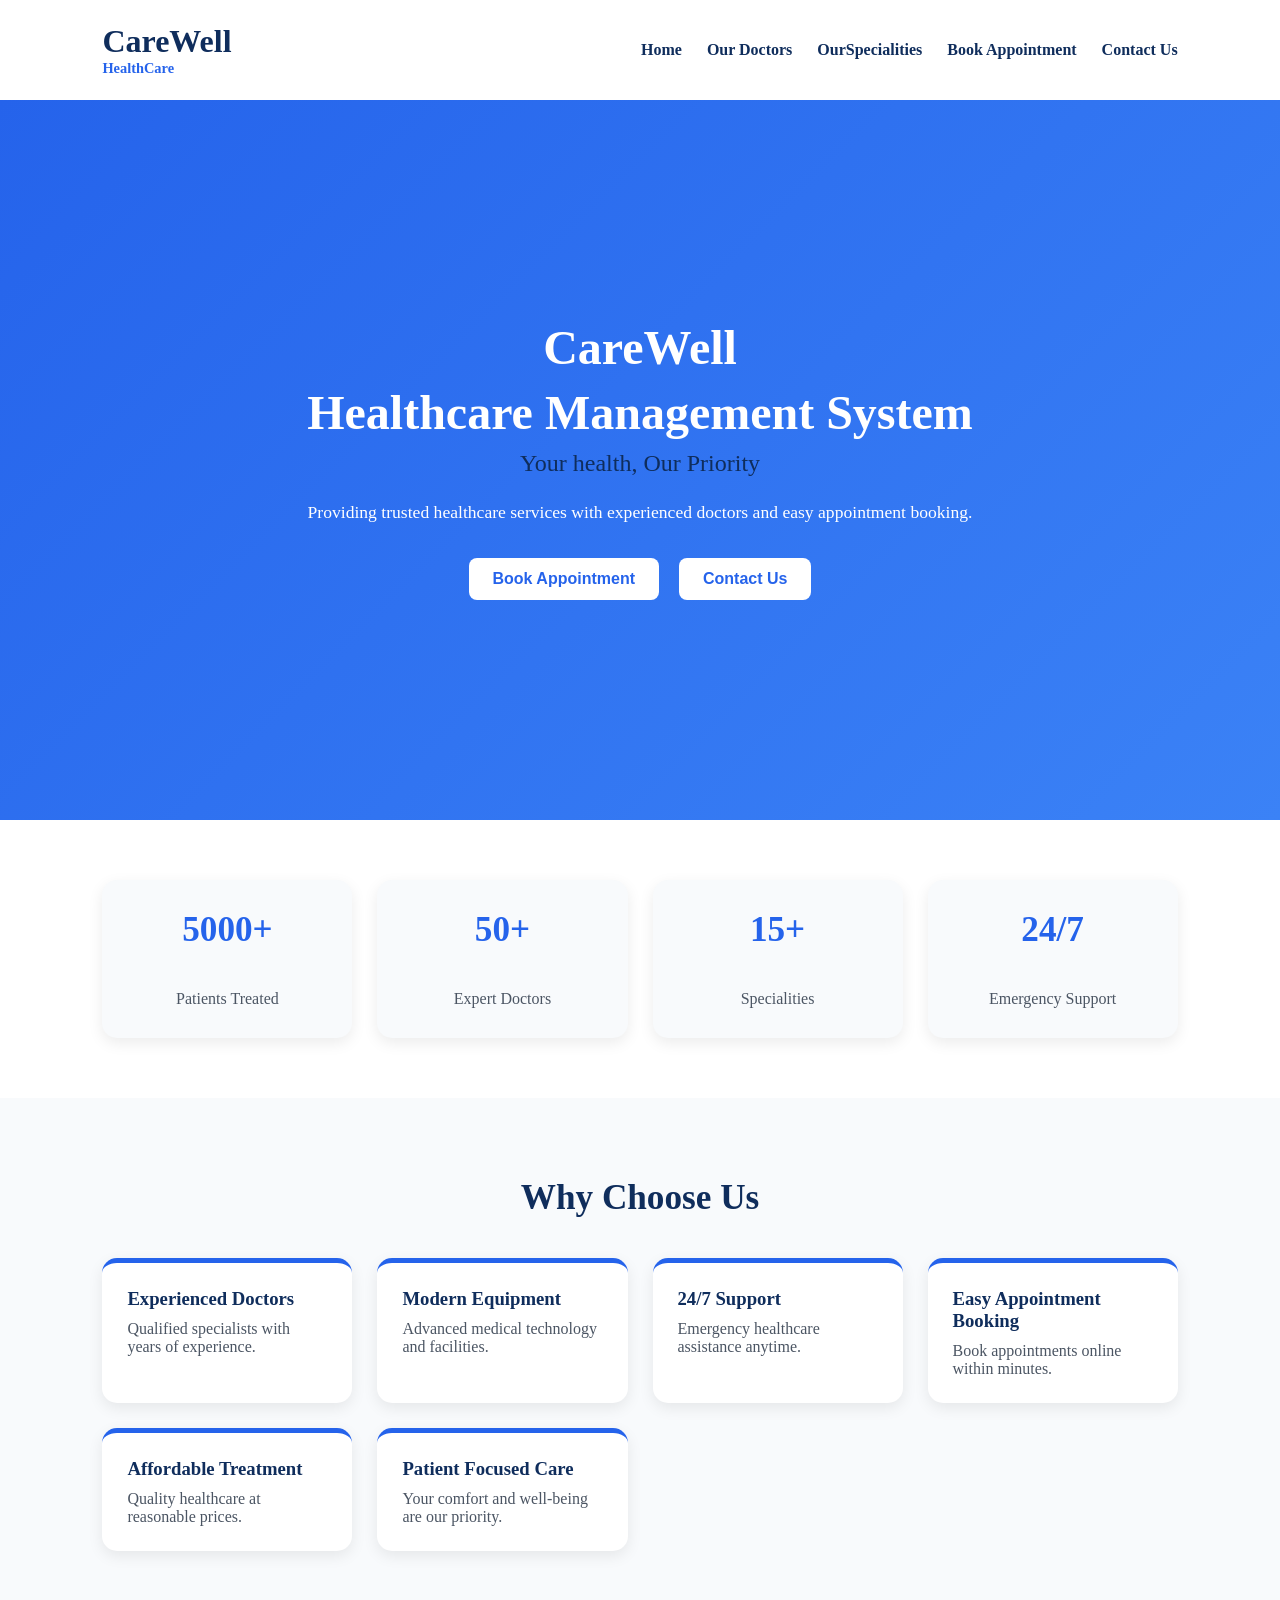
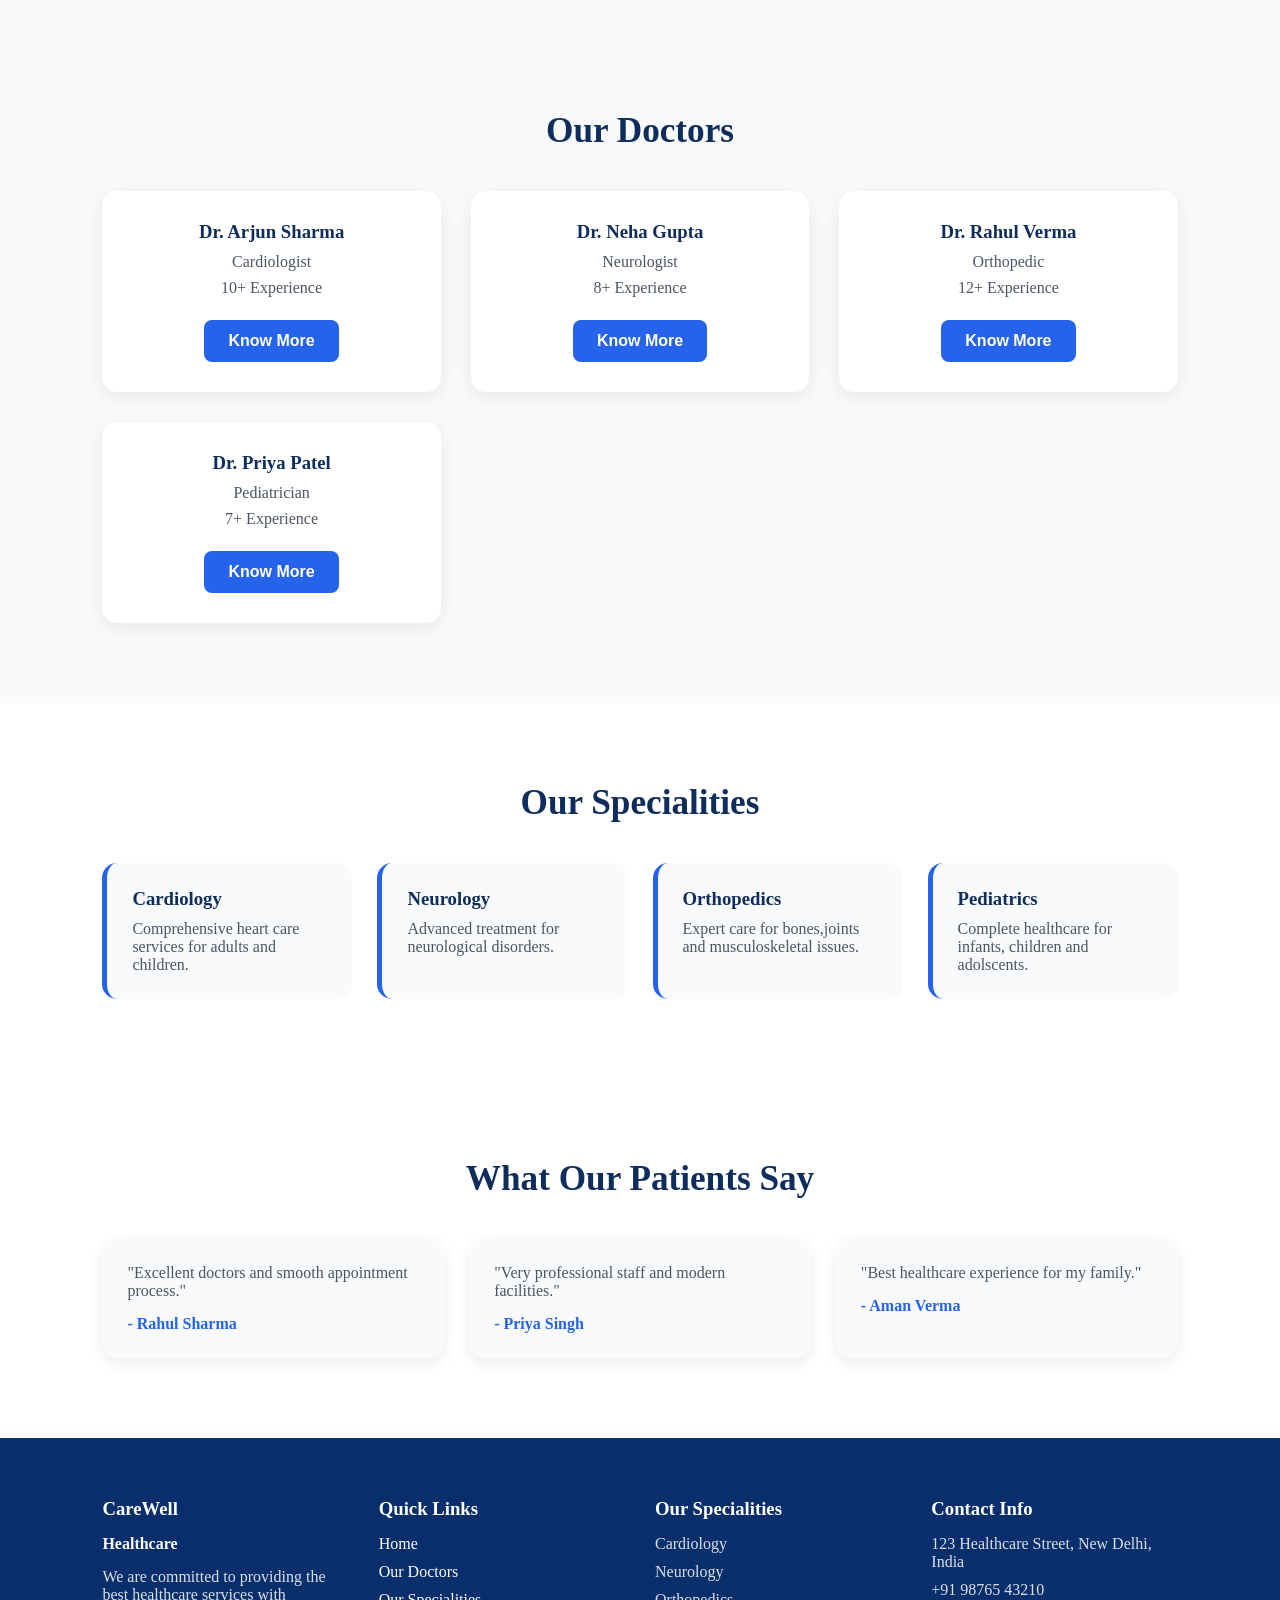
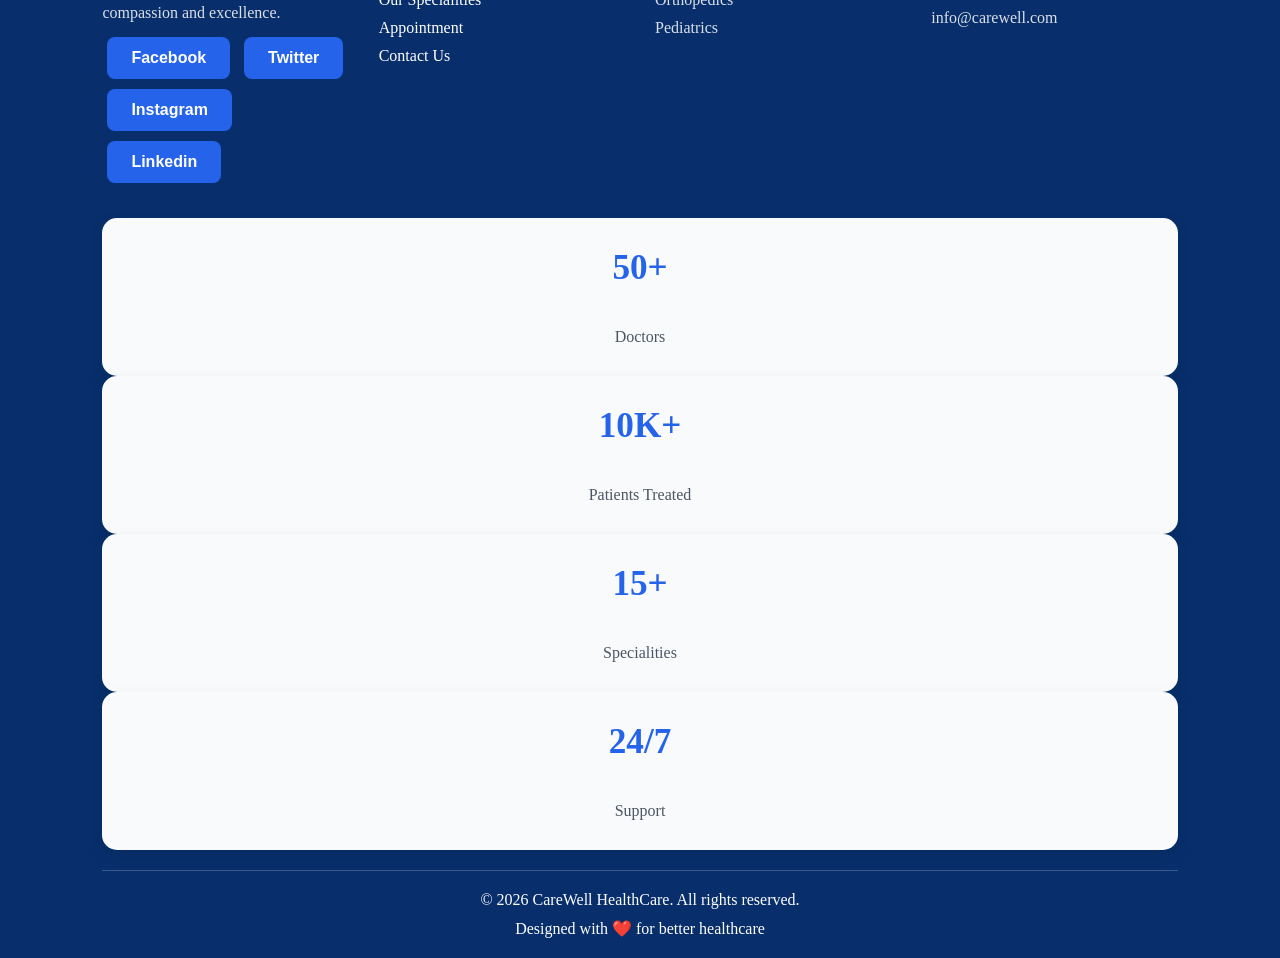
<file: healthcare-management-system/index.html>
<!DOCTYPE html>
<html lang="en">
<head>
  <meta charset="UTF-8">
  <meta name="viewport" content="width=device-width, initial-scale=1.0">
  <title>Healthcare Management System</title>
  <link rel="stylesheet" href="style.css">
</head>
<body>
  <nav class="navbar">
    <div class="logo">
    <h2>CareWell</h2>
    <span>HealthCare</span>
    </div>
    <ul>
      <li><a href="#logo">Home</a></li>
      <li><a href="#ourdoctors">Our Doctors</a></li>
      <li><a href="#ourspecialities">OurSpecialities</a></li>
      <li><a href="appointment.html">Book Appointment</a></li>
      <li><a href="contact.html">Contact Us</a></li>
    </ul>
  </nav>
  <header>
  <section id="logo">
    <div class="logo-content">
    <h1>CareWell </h1>
    <h1>Healthcare Management System</h1>
    <h2>Your health, Our Priority</h2>
    <p>
            Providing trusted healthcare services with experienced
            doctors and easy appointment booking.
        </p>
    <div class="hero-buttons">
    <button><a href="appointment.html"> Book Appointment</a> </button>
   <a href="contact.html"> <button> Contact Us</button></a>
   </div>
   </div>
    </section>

    </header>
    <section id="stats">
    <div class="stats-container">

        <div class="stat-card">
            <h2>5000+</h2>
            <p>Patients Treated</p>
        </div>

        <div class="stat-card">
            <h2>50+</h2>
            <p>Expert Doctors</p>
        </div>

        <div class="stat-card">
            <h2>15+</h2>
            <p>Specialities</p>
        </div>

        <div class="stat-card">
            <h2>24/7</h2>
            <p>Emergency Support</p>
        </div>

    </div>
</section>
<section id="why-us">

    <h2>Why Choose Us</h2>

    <div class="why-container">

        <div class="why-card">
            <h3>Experienced Doctors</h3>
            <p>Qualified specialists with years of experience.</p>
        </div>

        <div class="why-card">
            <h3>Modern Equipment</h3>
            <p>Advanced medical technology and facilities.</p>
        </div>

        <div class="why-card">
            <h3>24/7 Support</h3>
            <p>Emergency healthcare assistance anytime.</p>
        </div>

        <div class="why-card">
            <h3>Easy Appointment Booking</h3>
            <p>Book appointments online within minutes.</p>
        </div>

        <div class="why-card">
            <h3>Affordable Treatment</h3>
            <p>Quality healthcare at reasonable prices.</p>
        </div>

        <div class="why-card">
            <h3>Patient Focused Care</h3>
            <p>Your comfort and well-being are our priority.</p>
        </div>

    </div>

</section>
  <section id="ourdoctors">
 <h2>Our Doctors</h2>
    <div class="doctor-containers">
      <div class="doctor-card">
        <h3>Dr. Arjun Sharma</h3>
        <p>Cardiologist</p>
        <p>10+ Experience</p>
        <button onclick="showDoctorInfo('Arjun')">Know More</button>
      </div>
     
      <div class="doctor-card">
        <h3>Dr. Neha Gupta</h3>
        <p>Neurologist</p>
        <p>8+ Experience</p>
       <button onclick="showDoctorInfo('Arjun')">Know More</button>
      </div>

      
      <div class="doctor-card">
        <h3>Dr. Rahul Verma</h3>
        <p>Orthopedic</p>
        <p>12+ Experience</p>
        <button onclick="showDoctorInfo('Arjun')">Know More</button>
      </div>

     
      <div class="doctor-card">
        <h3>Dr. Priya Patel</h3>
        <p>Pediatrician</p>
        <p>7+ Experience</p>
        <button onclick="showDoctorInfo('Arjun')">Know More</button>
      </div>
    </div>
    </section>  
  <section id="ourspecialities">
    <h2>Our Specialities</h2>
    <div class="specialities-container">
      <div class="specialities-card">
        <h3>Cardiology</h3>
        <p>Comprehensive heart care services for adults and children.</p>
      </div>
      <div class="specialities-card">
        <h3>Neurology</h3>
        <p>Advanced treatment for neurological disorders.</p>
      </div>
      <div class="specialities-card">
        <h3>Orthopedics</h3>
        <p>Expert care for bones,joints and musculoskeletal issues.</p>
      </div>
      <div class="specialities-card">
        <h3>Pediatrics</h3>
        <p>Complete healthcare for infants, children and adolscents.</p>
      </div>
    </div>
  </section>
  <section id="testimonials">

    <h2>What Our Patients Say</h2>

    <div class="testimonial-container">

        <div class="testimonial-card">
            <p>
                "Excellent doctors and smooth appointment process."
            </p>
            <h4>- Rahul Sharma</h4>
        </div>

        <div class="testimonial-card">
            <p>
                "Very professional staff and modern facilities."
            </p>
            <h4>- Priya Singh</h4>
        </div>

        <div class="testimonial-card">
            <p>
                "Best healthcare experience for my family."
            </p>
            <h4>- Aman Verma</h4>
        </div>

    </div>

</section>
  <footer>
    <div class="footer-container">
      <div class="footer-card">
        <h3>CareWell</h3>
        <h4>Healthcare</h4>
        <p>We are committed to providing the best healthcare services with compassion and excellence.</p>
        <button><a href="facebook.com">Facebook</a></button>
        <button><a href="twitter.com">Twitter</a></button>
        <button><a href="instagram.com">Instagram</a></button>
        <button><a href="linkedin.com">Linkedin</a></button>
          
      </div>

      <div class="footer-card">
        <h3>Quick Links</h3>
        <p><a href="#hero">Home</a></p>
        <p><a href="#ourdoctors">Our Doctors</a></p>
        <p><a href="#ourspecialities">Our Specialities</a></p>
        <p><a href="appointment.html">Appointment</a></p>
        <p><a href="contact.html">Contact Us</a></p>
      </div>
      <div class="footer-card">
        <h3>Our Specialities</h3>
        <p>Cardiology</p>
        <p>Neurology</p>
        <p>Orthopedics</p>
        <p>Pediatrics</p>
      </div>
      <div class="footer-card">
        <h3>Contact Info</h3>
        <p>123 Healthcare Street, New Delhi, India</p>
        <p>+91 98765 43210</p>
        <p>info@carewell.com</p>
      </div>
     

    </div>
     <section class="stats">
    <div class="stat-card">
        <h2>50+</h2>
        <p>Doctors</p>
    </div>

    <div class="stat-card">
        <h2>10K+</h2>
        <p>Patients Treated</p>
    </div>

    <div class="stat-card">
        <h2>15+</h2>
        <p>Specialities</p>
    </div>

    <div class="stat-card">
        <h2>24/7</h2>
        <p>Support</p>
    </div>
</section>
<hr>
<p>© 2026 CareWell HealthCare. All rights reserved.</p>
    
    <p>Designed with ❤️ for better healthcare</p>
  </footer>
  <script src="script.js"></script> 
</body>

</html>
</file>
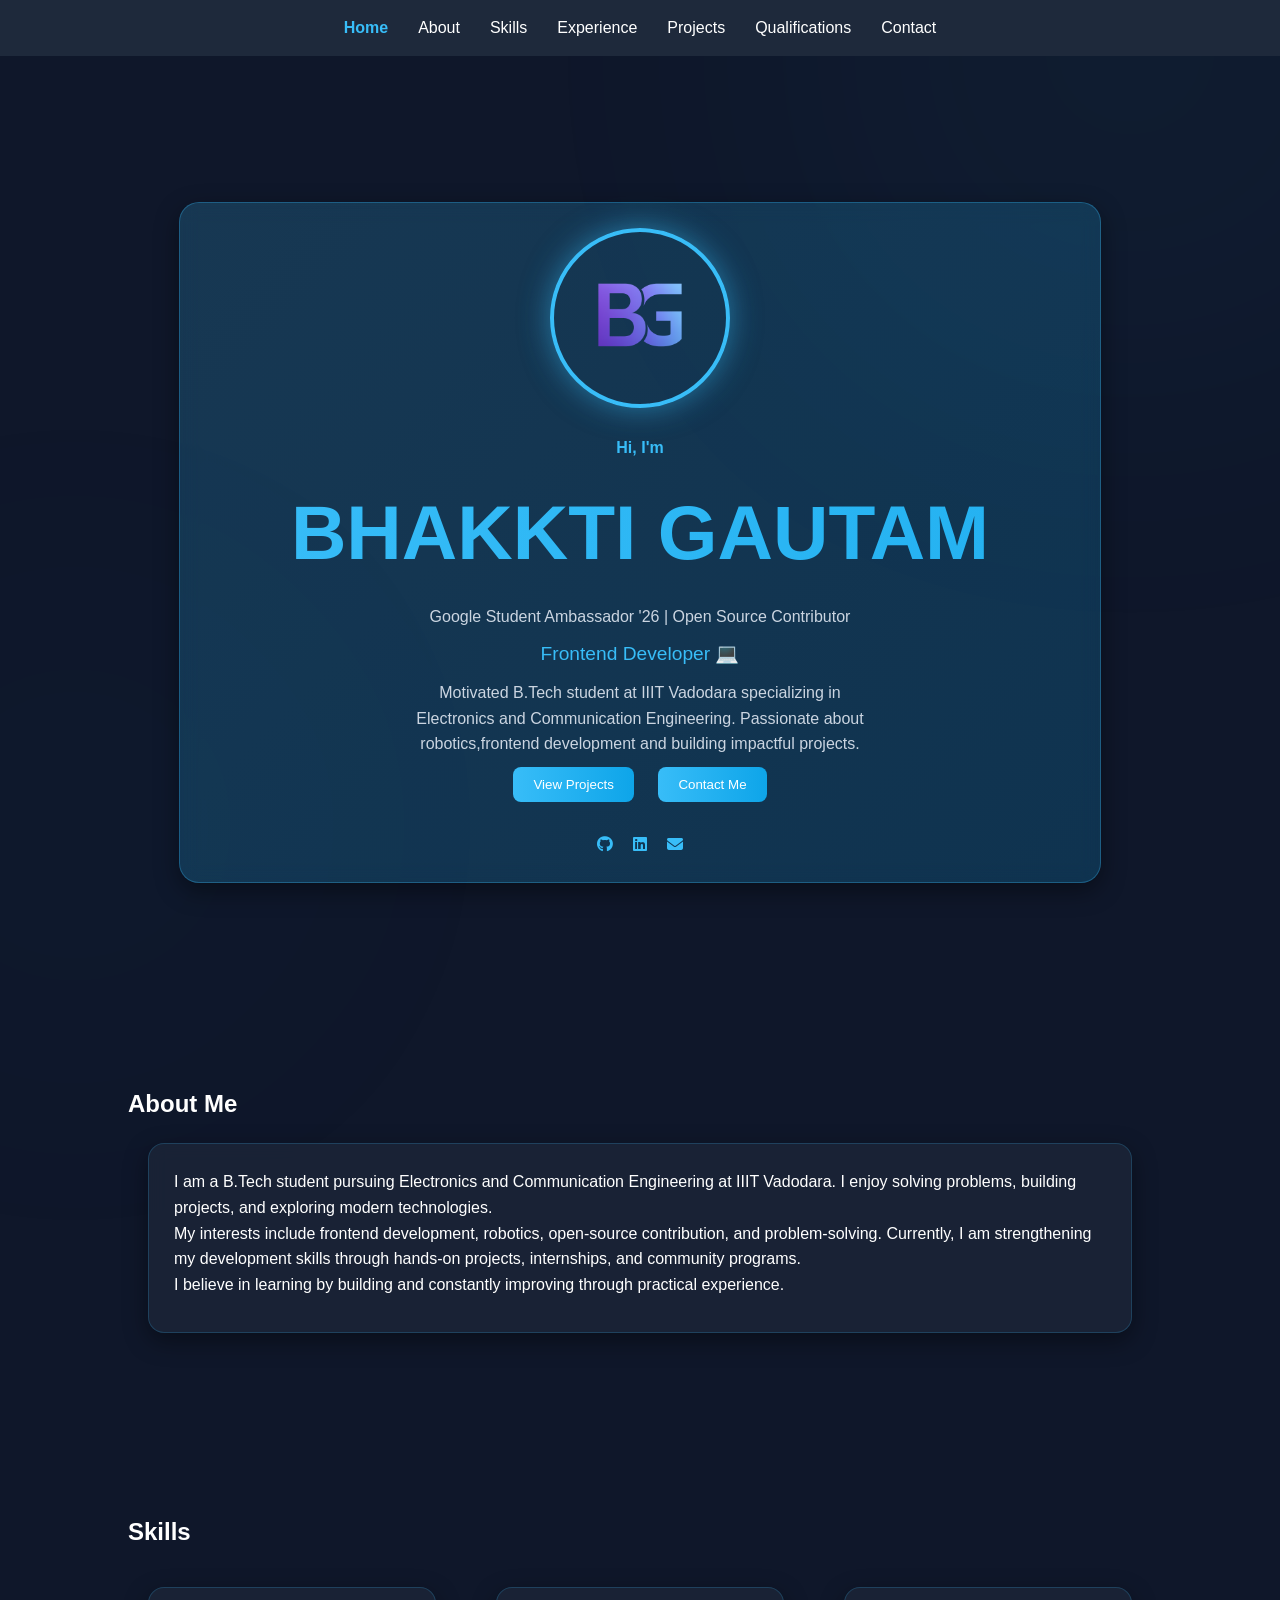
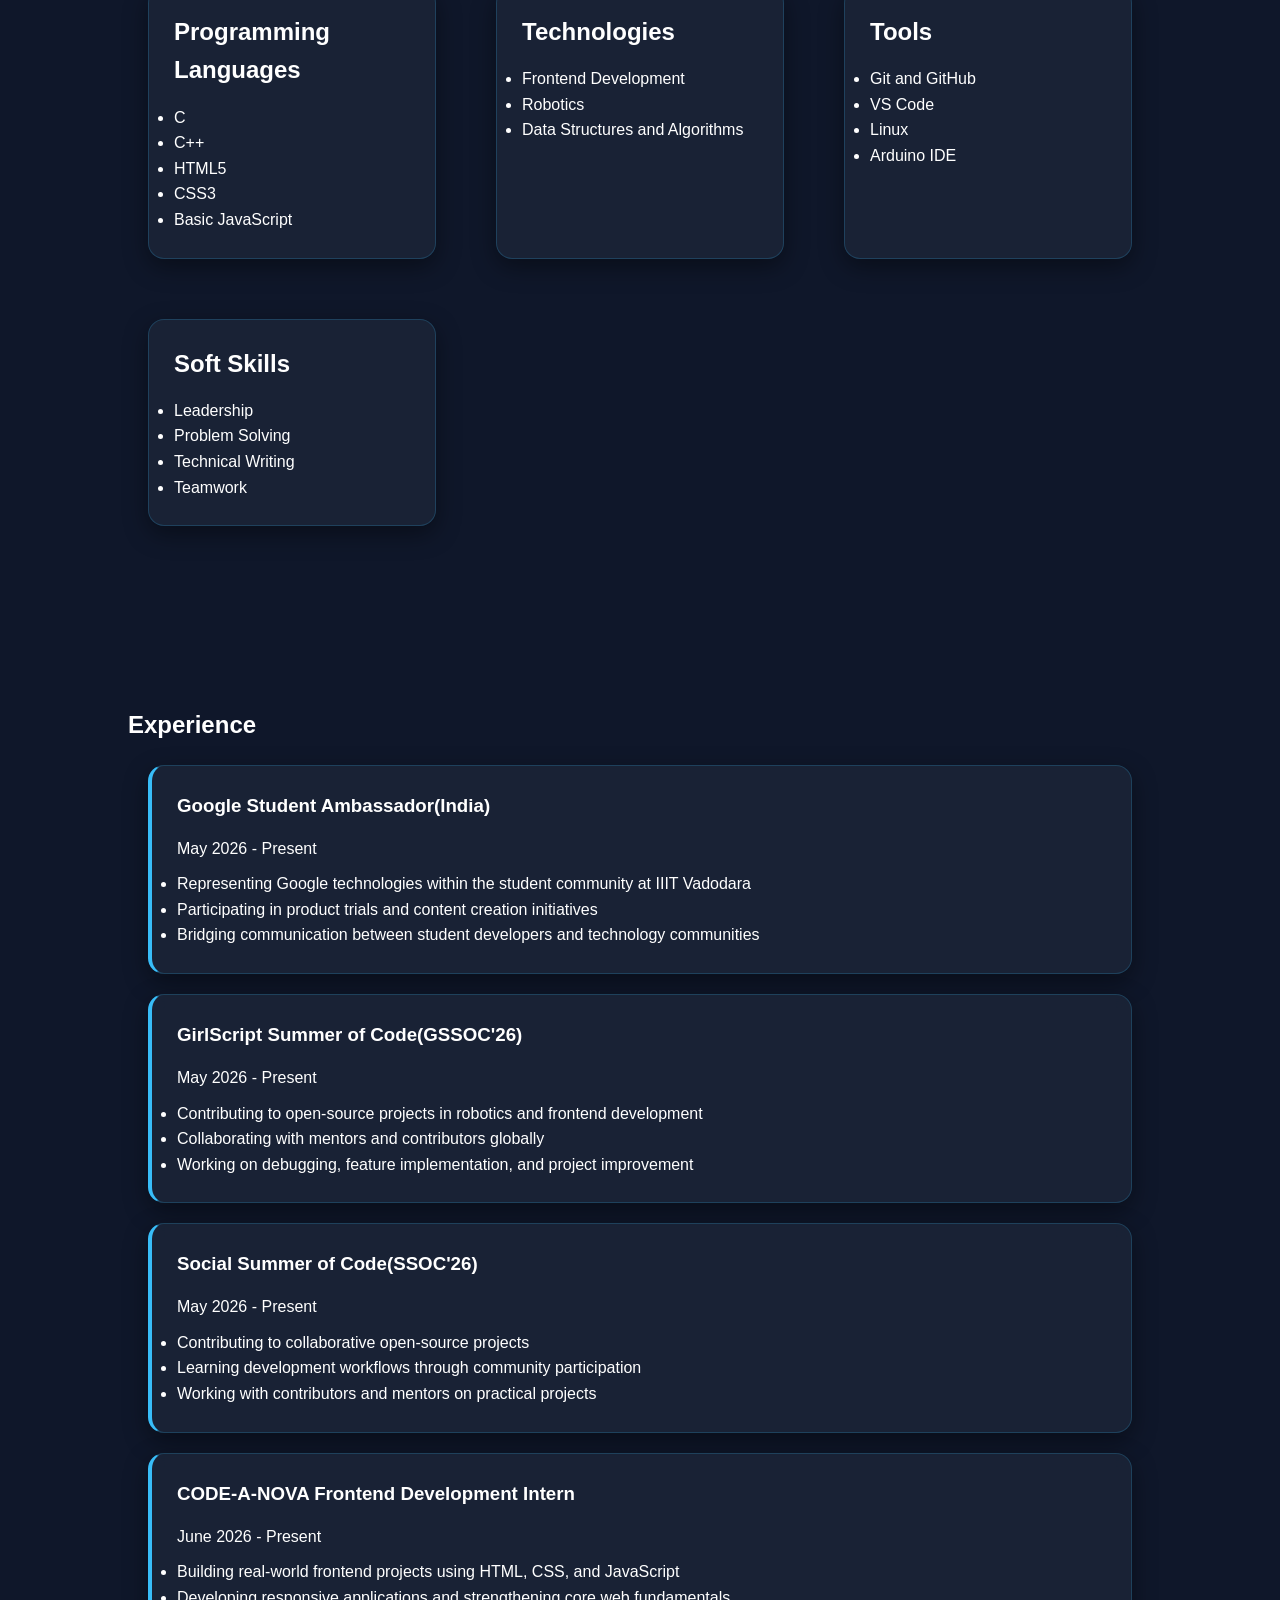
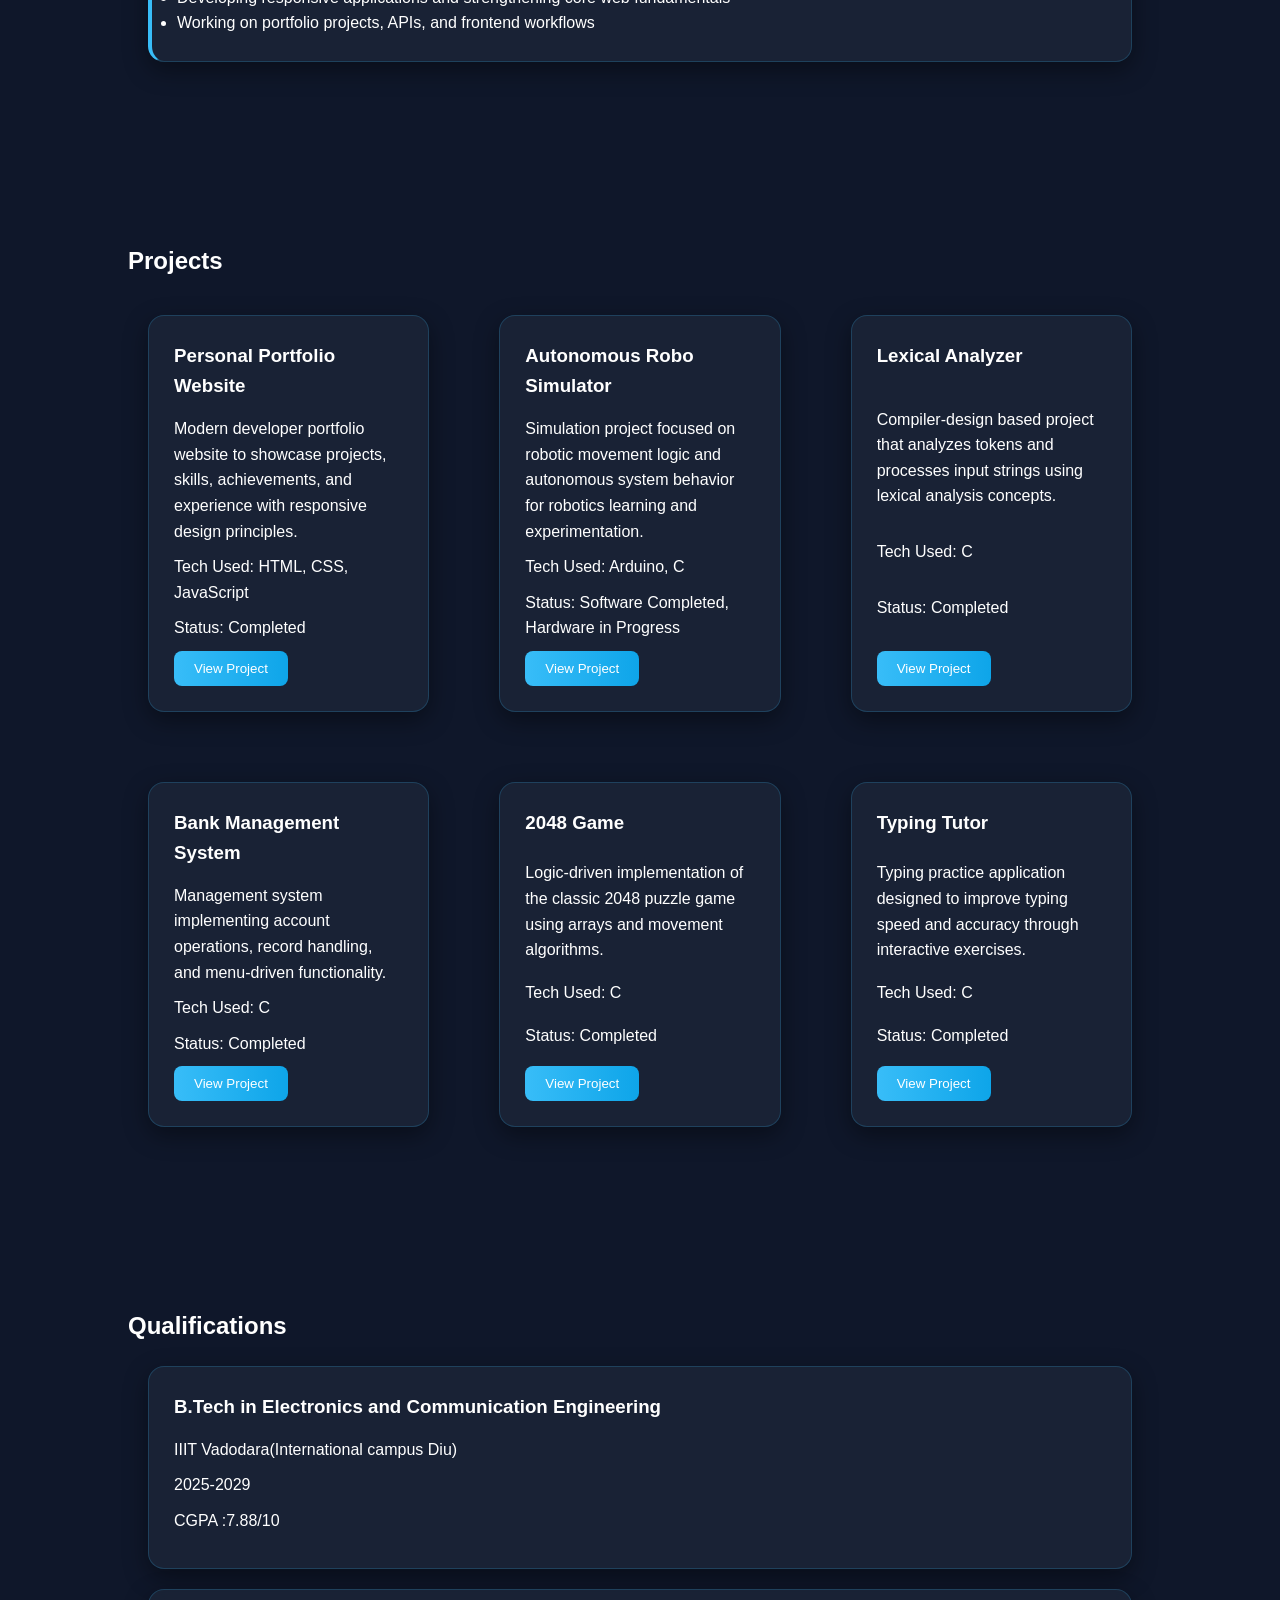
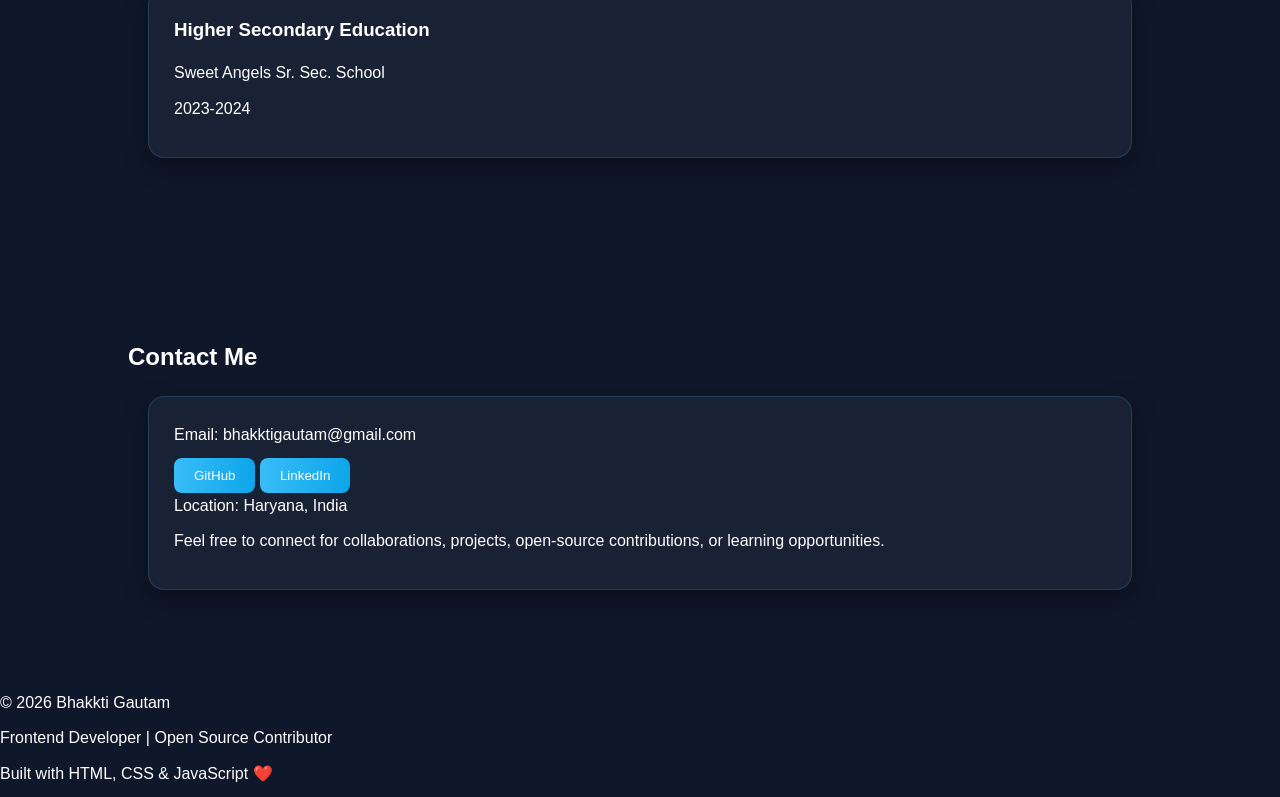
<file: personal-portfolio-website/index.html>
<!DOCTYPE html>
<html lang="en">
<head>
    <meta charset="UTF-8">
    <meta name="viewport" content="width=device-width, initial-scale=1.0">
    <link rel="icon" href="assets/images/logo.png" type="image/png">
    <link rel="stylesheet" href="style.css">
    <link rel="stylesheet"
href="https://cdnjs.cloudflare.com/ajax/libs/font-awesome/6.5.1/css/all.min.css">
    <title>Bhakkti Gautam</title>
</head>

<body>
    <nav>
         <ul>
            <li><a href="#home">Home</a></li>
            <li><a href="#about">About</a></li>
            <li><a href="#skills">Skills</a></li>
            <li><a href="#experience">Experience</a></li>
            <li><a href="#projects">Projects</a></li>
            <li><a href="#qualifications">Qualifications</a></li>
            <li><a href="#contact">Contact</a></li>
        </ul>
    </nav>
    
    <section id="home">
        
        <div class="home-container">
        <div class="home-card">
            <img src="assets/favicon.png" class="profile-img">
    <p class="intro-text">Hi, I'm</p>
    <h1>BHAKKTI GAUTAM</h1>
    <p class="hero-subtitle">
    Google Student Ambassador '26 | Open Source Contributor
</p>

<p class="typing"></p>
    <p class="home-description">Motivated B.Tech student at IIIT Vadodara specializing in <br> Electronics and Communication Engineering. Passionate about <br>robotics,frontend development and building impactful projects.</p>
   <a href="#projects"><button>View Projects</button></a>
    <a href="#contact"><button>Contact Me</button></a>
    <div class="social-links">
    <a href="https://github.com/BhakktiGautam">  <i class="fab fa-github"></i></a>
    <a href="https://www.linkedin.com/in/bhakkti-gautam-141b152a0"> <i class="fab fa-linkedin"></i></a>
    <a href="mailto:bhakktigautam@gmail.com"> <i class="fas fa-envelope"></i></a>
</div>
</div>
</div>
    </section>
    <section id="about">
    <h2>About Me</h2>
    <div class="about-container">
    <div class="about-card">
    <p >I am a B.Tech student pursuing Electronics and Communication Engineering at IIIT Vadodara. I enjoy solving problems, building projects, and exploring modern technologies.
    <br>
    My interests include frontend development, robotics, open-source contribution, and problem-solving. Currently, I am strengthening my development skills through hands-on projects, internships, and community programs.
    <br>
    I believe in learning by building and constantly improving through practical experience.</p>
    </div>
    </div>
        </section>

    <section id="skills">
        <h2>Skills </h2>
        <div class="skills-container">
        <div class="skills-card">
        <h2>Programming Languages</h2>
        <ul>
            <li>C</li>
            <li>C++</li>
            <li>HTML5</li>
            <li>CSS3</li>
            <li>Basic JavaScript</li>
        </ul>
    </div>  
    <div class="skills-card">
        <h2>Technologies</h2>
        <ul>
            <li>Frontend Development</li>
            <li>Robotics</li>
            <li>Data Structures and Algorithms</li>
        </ul>
        </div>
        <div class="skills-card">
        <h2>Tools</h2>
        <ul>
            <li>Git and GitHub</li>
            <li>VS Code</li>
            <li>Linux</li>
            <li>Arduino IDE</li>
        </ul>
        </div>
        <div class="skills-card">
        <h2>Soft Skills</h2>
        <ul>
            <li>Leadership</li>
            <li>Problem Solving</li>
            <li>Technical Writing</li>
            <li>Teamwork</li>
        </ul>
        </div>  
        </div>
    </section>

    <section id="experience">
        <h2>Experience</h2>
        <div class="experience-container">
            <div class="experience-card">
        <h3>Google Student Ambassador(India)</h3>
        <p>May 2026 - Present</p>
        <ul>
            <li>Representing Google technologies within the student community at IIIT Vadodara</li>
            <li>Participating in product trials and content creation initiatives</li>
            <li>Bridging communication between student developers and technology communities</li>
        </ul>
        </div>
        <div class="experience-card">
        <h3>GirlScript Summer of Code(GSSOC'26)</h3>
        <p>May 2026 - Present</p>
        <ul>
            <li>Contributing to open-source projects in robotics and frontend development</li>
            <li>Collaborating with mentors and contributors globally</li>
            <li>Working on debugging, feature implementation, and project improvement</li>
        </ul>
        </div>
        <div class="experience-card">
        <h3>Social Summer of Code(SSOC'26)</h3>
        <p>May 2026 - Present</p>
        <ul>
            <li>Contributing to collaborative open-source projects</li>
            <li>Learning development workflows through community participation</li>
            <li>Working with contributors and mentors on practical projects</li>
        </ul>
        </div>
        <div class="experience-card">
        <h3>CODE-A-NOVA Frontend Development Intern</h3>
        <p>June 2026 - Present</p>
        <ul>
            <li>Building real-world frontend projects using HTML, CSS, and JavaScript</li>
            <li>Developing responsive applications and strengthening core web fundamentals</li>
            <li>Working on portfolio projects, APIs, and frontend workflows</li>
        </ul>
        </div>
        </div> 
    </section>
    <section id="projects">
        <h2>Projects</h2>
        <div class="projects-container">
            <div class="project-card">
                <h3>Personal Portfolio Website</h3>
                <p>Modern developer portfolio website to showcase projects, skills, achievements, and experience with responsive design principles.</p>
                <p>Tech Used: HTML, CSS, JavaScript</p>
                <p>Status: Completed</p>
               <a href="https://github.com/BhakktiGautam/CODE-A-NOVA/tree/main/personal-portfolio-website
" target="_blank"><button>View Project</button></a>
           
            
                </div>
            <div class="project-card">
                <h3>Autonomous Robo Simulator</h3>
                <p>Simulation project focused on robotic movement logic and autonomous system behavior for robotics learning and experimentation.</p>
                <p>Tech Used: Arduino, C</p>
                <p>Status:  Software Completed, Hardware in Progress</p>
                <a href="https://github.com/BhakktiGautam/Autonomous-robo-simulator" target="_blank">
                <button>View Project</button></a>
                </div>
                <div class="project-card">
                    <h3>Lexical Analyzer</h3>
                    <p>Compiler-design based project that analyzes tokens and processes input strings using lexical analysis concepts.</p>
                    <p>Tech Used: C</p>
                    <p>Status: Completed</p>
                    <a href="https://github.com/BhakktiGautam/Lexical-Analyzer-C" target="_blank">
                    <button>View Project</button></a>
                </div>
                <div class="project-card">
                    <h3>Bank Management System</h3>
                    <p>Management system implementing account operations, record handling, and menu-driven functionality.</p>
                    <p>Tech Used: C</p>
                    <p>Status: Completed</p>
                    <a href="https://github.com/BhakktiGautam/Bank-Management-C" target="_blank">
                    <button>View Project</button></a>
                </div>
                <div class="project-card">
                    <h3>2048 Game</h3>
                    <p>Logic-driven implementation of the classic 2048 puzzle game using arrays and movement algorithms.</p>
                    <p>Tech Used: C</p>
                    <p>Status: Completed</p>
                    <a href="https://github.com/BhakktiGautam/2048-Game-C" target="_blank">
                    <button>View Project</button></a>
                </div>
                <div class="project-card">
                    <h3>Typing Tutor</h3>
                    <p>Typing practice application designed to improve typing speed and accuracy through interactive exercises.</p>
                    <p>Tech Used: C</p>
                    <p>Status: Completed</p>
                    <a href="https://github.com/BhakktiGautam/TypingTutor" target="_blank">
                    <button>View Project</button></a>
                
                </div>
                </div>
    </section>
   <section id="qualifications">
    <h2>Qualifications</h2>
    <div class="qualifications-container">
        <div class="qualifications-card">
    <h3>B.Tech in Electronics and Communication Engineering</h3>
    <p>IIIT Vadodara(International campus Diu)</p>
    <p>2025-2029</p>
    <p>CGPA :7.88/10</p>
    </div>  
    <div class="qualifications-card">
        <h3>Higher Secondary Education</h3>
        <p>Sweet Angels Sr. Sec. School</p>
        <p>2023-2024</p>
       
    </div>
</div>
    </section>
   

   <section id="contact">
    <h2>Contact Me</h2>
    <div class="contact-container">
    <div class="contact-card">
    <p>Email: <a href="mailto:bhakktigautam@gmail.com">bhakktigautam@gmail.com</a></p>
    <a href="https://github.com/BhakktiGautam" target="_blank">
    <button>GitHub</button>
</a>

<a href="https://www.linkedin.com/in/bhakkti-gautam-141b152a0" target="_blank">
    <button>LinkedIn</button>
</a>
    <p>Location: Haryana, India</p>
    <p>Feel free to connect for collaborations, projects, open-source contributions, or learning opportunities.</p>
    </div>
    </div>      
</section>

<footer>
    <p>© 2026 Bhakkti Gautam</p>
    <p>Frontend Developer | Open Source Contributor</p>
    <p>Built with HTML, CSS & JavaScript ❤️</p>
</footer>
<script src="script.js"></script>
</body>
</html>
</file>
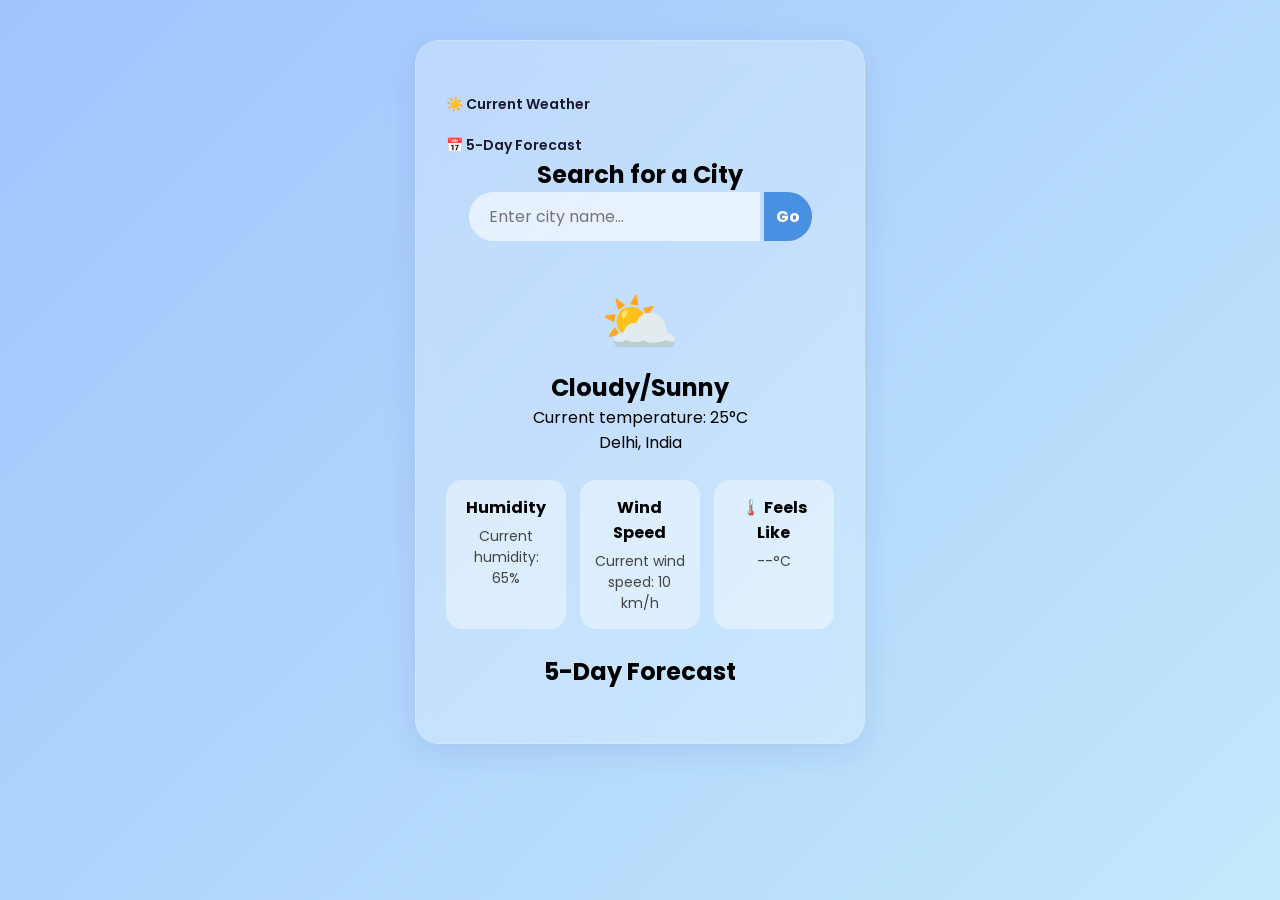
<file: weather-app/index.html>
<!DOCTYPE html>
<html lang="en">
<head>
    <meta charset="UTF-8">
    <meta name="viewport" content="width=device-width, initial-scale=1.0">
    <title>Weather App</title>
    <link rel="stylesheet" href="style.css">
    <link href="https://fonts.googleapis.com/css2?family=Poppins:wght@400;600;700&display=swap" rel="stylesheet">
</head>
<body>
    <div class="weather-container">
    <nav class="sidebar">
    <ul>
        <li><a href="#home">☀️ Current Weather</a></li>
        <li><a href="#forecast">📅 5-Day Forecast</a></li>
    </ul>
</nav>
    <section>
        <h2>Search for a City</h2>
        <input type="text" id="city-input" placeholder="Enter city name...">
        <button id="search-btn">Go</button>
        <p id="error-msg"></p>
    </section>
    <section id="home">
       <div id="weather-icon" style="font-size: 64px;">⛅</div>
<h1 id="weather-desc">Cloudy/Sunny</h1>
        <p id="temp-display">Current temperature: 25°C</p>
        <p id="location-display">Delhi, India</p>
    </section>
    
        <div class="extra-details">
            <div class="detail-card">
                
        <h2> Humidity</h2>
        <p id="humidity-display">Current humidity: 65%</p>
            </div>
           
    
   
        <div class="detail-card">
        <h2>Wind Speed</h2>
        <p id="wind-display">Current wind speed: 10 km/h</p>
        </div>
        <div class="detail-card">
        <h2>🌡️ Feels Like</h2>
        <p id="feels-like-display">--°C</p>
    </div>
</div>
   
    <section id="forecast">
        <h2>5-Day Forecast</h2>
        <div id="forecast-container" class="forecast-container">
            
            </div> 
    </section>
    </div>
    <script src="script.js"></script>
</body>

</html>
</file>
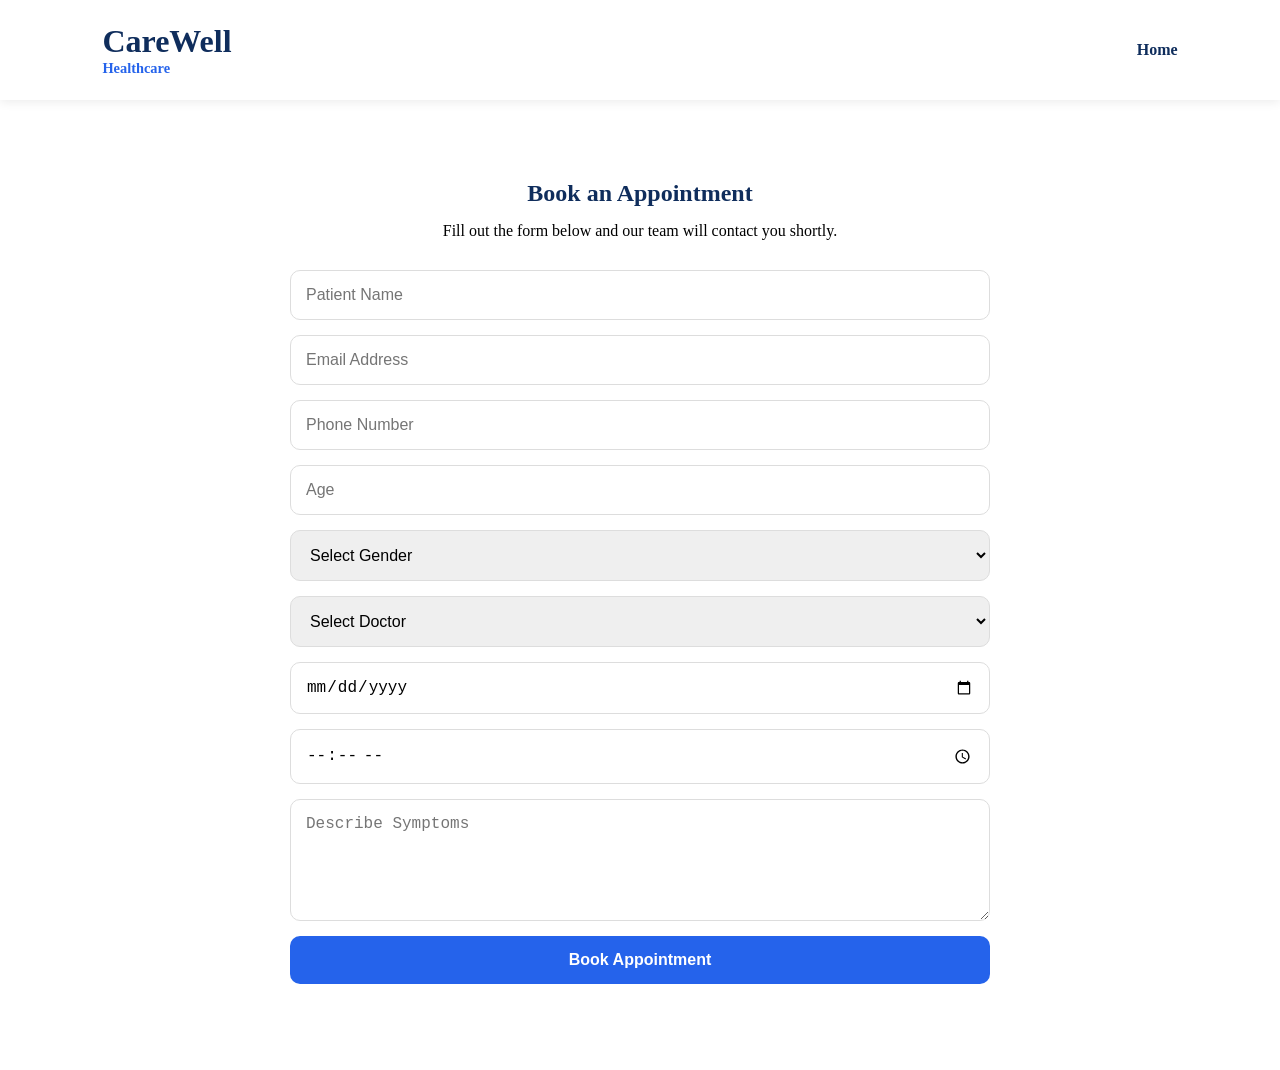
<file: healthcare-management-system/appointment.html>
<!DOCTYPE html>
<html lang="en">
<head>
    <meta charset="UTF-8">
    <meta name="viewport" content="width=device-width, initial-scale=1.0">
    <title>Book Appointment | CareWell</title>
    <link rel="stylesheet" href="style.css">
</head>
<body>

<nav class="navbar">
    <div class="logo">
        <h2>CareWell</h2>
        <span>Healthcare</span>
    </div>

    <ul>
        <li><a href="index.html">Home</a></li>
    </ul>
</nav>

<section class="appointment-section">

    <h1>Book an Appointment</h1>
    <p>Fill out the form below and our team will contact you shortly.</p>

    <form id="appointment-form">

        <input type="text" id="patient-name" placeholder="Patient Name" required>

        <input type="email" id="email" placeholder="Email Address" required>

        <input type="tel" id="phone" placeholder="Phone Number" required>

        <input type="number" id="age" placeholder="Age" required>

        <select id="gender" required>
            <option value="">Select Gender</option>
            <option>Male</option>
            <option>Female</option>
            <option>Other</option>
        </select>

        <select id="doctor" required>
            <option value="">Select Doctor</option>
            <option>Dr. Arjun Sharma</option>
            <option>Dr. Neha Gupta</option>
            <option>Dr. Rahul Verma</option>
            <option>Dr. Priya Patel</option>
        </select>

        <input type="date" id="date" required>

        <input type="time" id="time" required>

        <textarea id="symptoms" rows="5" placeholder="Describe Symptoms"></textarea>

        <button type="submit">Book Appointment</button>

    </form>

</section>

<script src="script.js"></script>

</body>
</html>
</file>
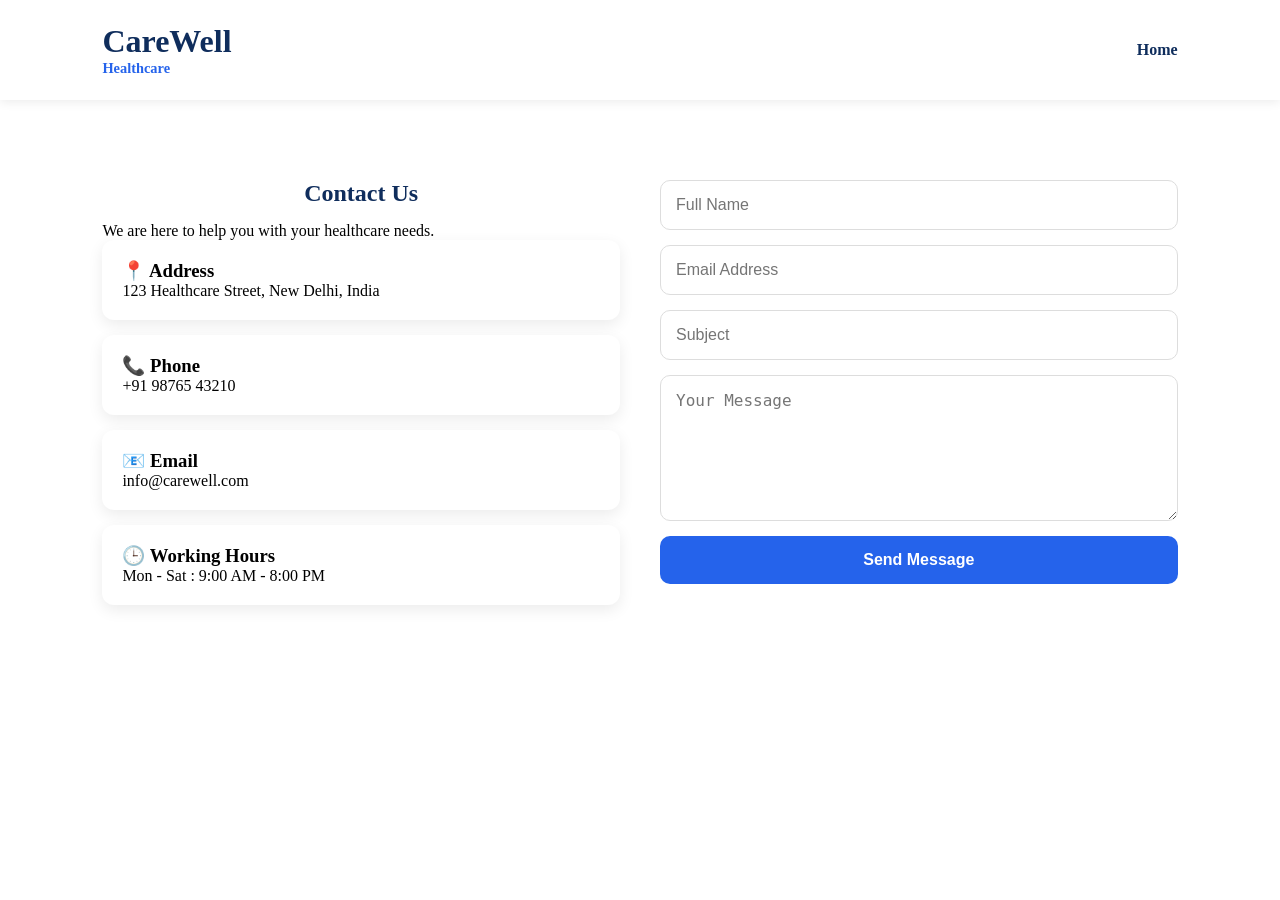
<file: healthcare-management-system/contact.html>
<!DOCTYPE html>
<html lang="en">
<head>
    <meta charset="UTF-8">
    <meta name="viewport" content="width=device-width, initial-scale=1.0">
    <title>Contact Us | CareWell</title>
    <link rel="stylesheet" href="style.css">
</head>
<body>

<nav class="navbar">
    <div class="logo">
        <h2>CareWell</h2>
        <span>Healthcare</span>
    </div>

    <ul>
        <li><a href="index.html">Home</a></li>
    </ul>
</nav>

<section class="contact-section">

    <div class="contact-info">

        <h1>Contact Us</h1>

        <p>We are here to help you with your healthcare needs.</p>

        <div class="info-card">
            <h3>📍 Address</h3>
            <p>123 Healthcare Street, New Delhi, India</p>
        </div>

        <div class="info-card">
            <h3>📞 Phone</h3>
            <p>+91 98765 43210</p>
        </div>

        <div class="info-card">
            <h3>📧 Email</h3>
            <p>info@carewell.com</p>
        </div>

        <div class="info-card">
            <h3>🕒 Working Hours</h3>
            <p>Mon - Sat : 9:00 AM - 8:00 PM</p>
        </div>

    </div>

    <div class="contact-form-container">

        <form id="contact-form">

           <input type="text" id="name" placeholder="Full Name" required>

<input type="email" id="email" placeholder="Email Address" required>

<input type="text" id="subject" placeholder="Subject" required>

<textarea id="message" rows="6" placeholder="Your Message" required></textarea>

            <button type="submit">Send Message</button>

        </form>

    </div>

</section>

<script src="script.js"></script>

</body>
</html>
</file>
<file: healthcare-management-system/style.css>
*{
    margin: 0;
    padding: 0;
    box-sizing: border-box;
}


:root{
 --primary:#2563EB;
 --secondary:#3B82F6;
 --dark:#0F2D5C;
 --light:#F8FAFC;
 --white:#FFFFFF;
 --text:#4B5563;
}
nav{
    background: #FFFFFF;
    height: 100px;
    
    display: flex;
    justify-content: space-between;
    align-items: center;

    padding: 20px 8%;

    box-shadow: 0 2px 10px rgba(0,0,0,0.08);
}
.logo{
    display: flex;
    flex-direction: column;
}

.logo h2{
    color: var(--dark);
    font-size: 2rem;
}

.logo span{
    color: var(--primary);
    font-size: 0.9rem;
    font-weight: 600;
}
nav ul{
    list-style: none;
    display: flex;
    gap: 25px;
    align-items: center;
}

nav a{
    text-decoration: none;
    color: var(--dark);
    font-weight: 600;
}
.navbar a:hover{
    color: var(--primary);
}
footer{
    background: #082F6B;
    color: white;
    padding: 60px 8% 20px;
}

.footer-container{
    display: grid;
    grid-template-columns: repeat(auto-fit,minmax(220px,1fr));
    gap: 30px;
    margin-bottom: 30px;
}
header{
    background: linear-gradient(135deg,#2563EB,#3B82F6);
    color: white;
    min-height: 80vh;

    display: flex;
    justify-content: center;
    align-items: center;
    text-align: center;

    padding: 50px 20px;
}

.logo-content{
    max-width: 700px;
}

.logo-content h1{
    font-size: 3rem;
    margin-bottom: 10px;
}

.logo-content h2{
    font-size: 1.5rem;
    margin-bottom: 20px;
    font-weight: 400;
}

.logo-content p{
    font-size: 1.1rem;
    margin-bottom: 30px;
    line-height: 1.8;
}

.hero-buttons{
    display: flex;
    justify-content: center;
    gap: 20px;
    flex-wrap: wrap;
}
button{
    background: white;
    color: var(--primary);
    border: none;
    padding: 12px 24px;
    border-radius: 8px;
    font-size: 16px;
    font-weight: 600;
    cursor: pointer;
    transition: 0.3s;
}

button:hover{
    transform: translateY(-3px);
}

button a{
    text-decoration: none;
    color: inherit;
}
section h2{
    text-align: center;
    font-size: 2.2rem;
    color: var(--dark);
    margin-bottom: 40px;
}
#ourdoctors{
    padding: 80px 8%;
    background: var(--light);
}

.doctor-containers{
    display: grid;
    grid-template-columns: repeat(auto-fit,minmax(250px,1fr));
    gap: 30px;
}
.doctor-card{
    background: var(--white);
    padding: 30px;
    border-radius: 15px;
    text-align: center;

    box-shadow: 0 5px 20px rgba(0,0,0,0.08);

    transition: 0.3s;
}

.doctor-card:hover{
    transform: translateY(-10px);
}

.doctor-card h3{
    color: var(--dark);
    margin-bottom: 10px;
}

.doctor-card p{
    color: var(--text);
    margin-bottom: 8px;
}

.doctor-card button{
    margin-top: 15px;
    background: var(--primary);
    color: white;
}
#ourspecialities{
    padding: 80px 8%;
    background: white;
}

.specialities-container{
    display: grid;
    grid-template-columns: repeat(auto-fit,minmax(250px,1fr));
    gap: 25px;
}

.specialities-card{
    background: var(--light);
    padding: 25px;
    border-radius: 15px;

    border-left: 5px solid var(--primary);

    transition: 0.3s;
}

.specialities-card:hover{
    transform: translateY(-8px);
}

.specialities-card h3{
    color: var(--dark);
    margin-bottom: 10px;
}

.specialities-card p{
    color: var(--text);
}
.footer-card h3,
.footer-card h4{
    margin-bottom: 15px;
}

.footer-card p{
    margin-bottom: 10px;
    color: rgba(255,255,255,0.85);
}

.footer-card a{
    color: white;
    text-decoration: none;
}

.footer-card a:hover{
    color: #93C5FD;
}
.footer-card button{
    margin: 5px;
    background: #2563EB;
    color: white;
}

.footer-card button:hover{
    background: #3B82F6;
}
footer hr{
    border: none;
    height: 1px;
    background: rgba(255,255,255,0.2);
    margin: 20px 0;
}

footer > p{
    text-align: center;
    margin-top: 10px;
}
@media(max-width:768px){

    nav{
        flex-direction: column;
        gap: 15px;
        padding: 20px;
    }

    nav ul{
        flex-wrap: wrap;
        justify-content: center;
        gap: 15px;
    }

    .logo-content h1{
        font-size: 2rem;
    }

    .logo-content h2{
        font-size: 1.2rem;
    }

    .hero-buttons{
        flex-direction: column;
        align-items: center;
    }

    .doctor-containers,
    .specialities-container,
    .footer-container{
        grid-template-columns: 1fr;
    }
}
#stats{
    padding: 60px 8%;
    background: white;
}

.stats-container{
    display: grid;
    grid-template-columns: repeat(auto-fit,minmax(200px,1fr));
    gap: 25px;
}

.stat-card{
    background: var(--light);
    padding: 30px;
    text-align: center;
    border-radius: 15px;
    box-shadow: 0 5px 15px rgba(0,0,0,0.08);
}

.stat-card h2{
    color: var(--primary);
    font-size: 2.2rem;
}

.stat-card p{
    color: var(--text);
}
#why-us{
    padding: 80px 8%;
    background: var(--light);
}

#why-us h2{
    text-align: center;
    margin-bottom: 40px;
    color: var(--dark);
}

.why-container{
    display: grid;
    grid-template-columns: repeat(auto-fit,minmax(250px,1fr));
    gap: 25px;
}

.why-card{
    background: white;
    padding: 25px;
    border-radius: 15px;
    border-top: 5px solid var(--primary);
    box-shadow: 0 5px 15px rgba(0,0,0,0.08);
    transition: 0.3s;
}

.why-card:hover{
    transform: translateY(-8px);
}

.why-card h3{
    color: var(--dark);
    margin-bottom: 10px;
}

.why-card p{
    color: var(--text);
}
#testimonials{
    padding: 80px 8%;
    background: white;
}

#testimonials h2{
    text-align: center;
    margin-bottom: 40px;
    color: var(--dark);
}

.testimonial-container{
    display: grid;
    grid-template-columns: repeat(auto-fit,minmax(280px,1fr));
    gap: 25px;
}

.testimonial-card{
    background: var(--light);
    padding: 25px;
    border-radius: 15px;
    box-shadow: 0 5px 15px rgba(0,0,0,0.08);
}

.testimonial-card p{
    color: var(--text);
    margin-bottom: 15px;
}

.testimonial-card h4{
    color: var(--primary);
}
.appointment-section,
.contact-section{
    padding: 80px 8%;
}

.appointment-section h1,
.contact-section h1{
    text-align: center;
    margin-bottom: 15px;
    color: var(--dark);
}

.appointment-section p{
    text-align: center;
    margin-bottom: 30px;
}

#appointment-form,
#contact-form{
    max-width: 700px;
    margin: auto;

    display: flex;
    flex-direction: column;
    gap: 15px;
}

#appointment-form input,
#appointment-form select,
#appointment-form textarea,
#contact-form input,
#contact-form textarea{
    padding: 15px;
    border: 1px solid #ddd;
    border-radius: 10px;
    font-size: 1rem;
}

#appointment-form button,
#contact-form button{
    background: var(--primary);
    color: white;
    border: none;
    padding: 15px;
    border-radius: 10px;
    cursor: pointer;
}

.contact-section{
    display: grid;
    grid-template-columns: 1fr 1fr;
    gap: 40px;
}

.info-card{
    background: white;
    padding: 20px;
    border-radius: 12px;
    margin-bottom: 15px;
    box-shadow: 0 5px 15px rgba(0,0,0,0.08);
}

@media(max-width:768px){

    .contact-section{
        grid-template-columns: 1fr;
    }

}
</file>
<file: personal-portfolio-website/style.css>
*{
    margin: 0;
    padding: 0;
    box-sizing: border-box;
}
body{
    background-color: #0F172A;
    color: white;
    font-family:'Poppins', sans-serif;
    line-height:1.6;
    
    
}
a{
    color:white;
    text-decoration: none;
}
#home{
    margin-top: 80px;
}
.home-card,
.about-card,
.project-card,
.contact-card,
.experience-card,
.qualifications-card,
.skills-card {
    background: rgba(30, 41, 59, 0.7);
    backdrop-filter: blur(10px);
    -webkit-backdrop-filter: blur(10px);

    border-radius: 16px;
    padding: 25px;
    margin: 20px;

    border: 1px solid rgba(56, 189, 248, 0.2);

    box-shadow: 0 8px 25px rgba(0, 0, 0, 0.4);
    transition: 0.3s ease;
}
.project-card:hover,
.skills-card:hover,
.experience-card:hover {
    transform: translateY(-10px) scale(1.02);
    box-shadow: 0 12px 30px rgba(56, 189, 248, 0.3);
}
button{
    background-color: #0EA5E9;
    color: white;
    border: none;
    border-radius: 8px;
    padding: 10px 20px;
    cursor: pointer;
    transition: 0.3s;
    font-weight: 500;
    background: linear-gradient(90deg, #38BDF8, #0EA5E9);
}
button:hover{
    background-color: #38BDF8;
    transform : scale(1.05);
    box-shadow: 0 0 20px rgba(56, 189, 248, 0.5);
}
h1{
    color: #38BDF8;
    font-size: 3rem;
}
h1,h2,h3{
    margin-bottom: 15px;
}
p{
    margin-bottom: 10px;
}
section {
    padding: 80px 10%;
    opacity: 0;
    transform: translateY(30px);
    animation: fadeUp 0.8s ease forwards;
    transition : all 0.8s ease;
}
section.show {
    opacity: 1;
    transform: translateY(0);
}


html{
    scroll-behavior: smooth;
    scroll-padding-top: 80px;
}
@keyframes shine {
    to {
        background-position: 200% center;
    }
}
nav{
    position: fixed;
    top: 0;
    width: 100%;
    background-color: #1E293B;
    padding: 15px 20px;
    display: flex;
    justify-content: space-between;
    align-items: center;
    z-index: 1000;
}
nav ul{
    list-style: none;
    display: flex;
    align-items: center;
    gap:30px;
}
nav ul li a{
    color: white;
    text-decoration: none;
    font-weight: 500;
    transition: 0.3s;
    position: relative;
}
nav ul li a:hover{
    color: #38BDF8;
}
nav ul li a {
    position: relative;
}

nav ul li a::after {
    content: "";
    position: absolute;
    left: 0;
    bottom: -5px;
    width: 0%;
    height: 2px;
    background: #38BDF8;
    transition: 0.3s;
}

nav ul li a:hover::after {
    width: 100%;
}
.home-container{
    display: flex;
    flex-direction: column;
    align-items: center;
    text-align: center;
    gap: 20px;
    justify-content: center;
    min-height: 85vh;

}
.home-card{
    max-width: 1000px;
    width: 90%;
    text-align:center;
    border-radius: 20px;
    background: linear-gradient(135deg, rgba(56, 189, 248, 0.2), rgba(14, 165, 233, 0.2));
    border: 1px solid rgba(56, 189, 248, 0.3);
}
.home-card h1{
    font-size: 4.8rem;
    margin-bottom: 10px;
    background: linear-gradient(90deg, #38BDF8, #0EA5E9);
    -webkit-background-clip: text;  
    -webkit-text-fill-color: transparent;
    animation: shine 3s linear infinite;
    background-size: 200% auto;
    background: linear-gradient(90 deg, #38BDF8, #0EA5E9, #38BDF8);
}
.home-card button{
    margin: 10px;
}
.intro-text{
    
    color: #388DF8;
    font-weight :bold;
}
html{
    scroll-behavior: smooth;
    scroll-padding-top: 80px;
}
@media (max-width: 768px) {
    nav ul{
       
        gap: 10px;
        text-align: center;
    }
    .home-container {
        padding: 20px;
    }
    .home-card h1 {
        font-size: 2.5rem;
    }
    nav ul {
        flex-direction: column;
        gap: 10px;
    }
    section{
        padding: 60px 5%;
    }
}
.projects-container{
    display: grid;
    grid-template-columns: repeat(auto-fit, minmax(320px, 1fr));
    gap: 20px;
}
button:hover {
    box-shadow: 0 0 15px #38BDF8;
}
.intro-text {
    color: #38BDF8; 
}
.typing {
    font-size: 1.2rem;
    color: #38BDF8;
    font-weight: 500;
    min-height: 30px;
}
nav ul li a.active {
    color: #38BDF8;
    font-weight: bold;
}
.profile-img{
    width:180px;
    height:180px;
    border-radius:50%;
    object-fit:cover;
    border:4px solid #38BDF8;
    margin-bottom:20px;

}
.logo{
    transition:0.4s;
}

.logo:hover{
    transform:scale(1.05);
}
body::before{
    content:"";
    position:fixed;
    width:500px;
    height:500px;
    background:#38BDF8;
    filter:blur(200px);
    opacity:0.08;
    top:-200px;
    right:-100px;
    z-index:-1;
    border-radius:50%;
}
nav{
    justify-content:center;
}
.hero-tags{
    color:#94A3B8;
    margin:10px 0;
    letter-spacing:1px;
}
.hero-subtitle{
    color:#CBD5E1;
    margin-bottom:10px;
}
.home-card p:not(.intro-text):not(.typing):not(.hero-subtitle){
    max-width:600px;
    margin:auto;
}
.profile-img{
    box-shadow: 0 0 30px rgba(56,189,248,0.5);
    transition: 0.3s;
}

.profile-img:hover{
    transform: scale(1.05);
}
body::after{
    content:"";
    position:fixed;
    width:350px;
    height:350px;
    background:#0EA5E9;
    border-radius:50%;
    filter:blur(180px);
    opacity:0.05;

    bottom:-100px;
    left:-100px;

    z-index:-1;
}
.home-description{
    color:#CBD5E1;
    max-width:650px;
    margin:auto;
}
.social-links{
    margin-top:20px;
    display:flex;
    justify-content:center;
    gap:20px;
}

.social-links a{
    color:#38BDF8;
    font-weight:500;
}
.skills-container{
    display: grid;
    grid-template-columns: repeat(auto-fit,minmax(250px,1fr));
    gap: 20px;
}
.experience-card{
    border-left: 4px solid #38BDF8;
}
.projects-container{
    display:grid;
    grid-template-columns:repeat(auto-fit,minmax(320px,1fr));
    gap:30px;
}

.project-card{
    display:flex;
    flex-direction:column;
    justify-content:space-between;
}
.social-icons{
    margin-top: 20px;
    display: flex;
    justify-content: center;
    gap: 25px;
}

.social-icons a{
    color: #38BDF8;
    font-size: 2rem;
    transition: 0.3s ease;
}

.social-icons a:hover{
    color: white;
    transform: translateY(-5px) scale(1.2);
    text-shadow: 0 0 15px #38BDF8;
}
</file>
<file: weather-app/style.css>
*{
    margin:0;
    padding:0;
    box-sizing: border-box;
    font-family: 'Poppins', sans-serif;
}
body{
    min-height: 100vh;
    display: flex;
    justify-content: center;
    align-items: center;
    background: linear-gradient(135deg, #a1c4fd 0% ,#c2e9fb);
    padding: 20px;
}
.weather-container{
    background: rgba(255, 255, 255, 0.25);
    padding: 30px;
    border-radius: 24px;
    box-shadow: 0 8px 32px rgba(31, 38, 135, 0.1);
    text-align: center;
    width: 100%;
    max-width: 450px;
    backdrop-filter: blur(10px);
    -webkit-backdrop-filter: blur(10px);
    border: 1px solid rgba(255, 255, 255, 0.18);
}
input[type="text"]{
    width: 75%;
    padding: 12px 20px;
    border: none;
    outline: none;
    border-radius: 50px 0 0 50px;
    background: rgba(255,255,255,0.6);
    margin-bottom: 20px;
    font-size: 16px;
}
button{
    padding: 12px ;
    border: none;
    outline: none;
    border-radius: 0 50px 50px 0;
    background: #4a90e2;
    color: white;
    cursor: pointer;
    font-weight: bold;
    font-size: 16px;
    transition: background-color 0.3s ease;
}
button:hover {
    background: #357abd;
}
.extra-details {
    display: flex;
    justify-content: space-between;
    margin: 25px 0;
}

.detail-card {
    background: rgba(255, 255, 255, 0.4);
    padding: 15px;
    border-radius: 16px;
    width: 31%; /* Dono aamne-saamne fit ho jayein */
}
.sidebar{
    margin-top: 20px;
    text-align: left;
}
.sidebar ul{
    list-style: none;
    display: flex;
    flex-direction: column;
    gap: 16px;
    justify-content: center;
}
.sidebar a{
    text-decoration: none;
    color: #1a1a2e;
    font-weight: 600;
    transition: color 0.3s ease;
    font-size: 14px;
}
body{
    align-items: flex-start; /* Align items to the top */
    padding-top: 40px; /* Add some padding to the top */
    transition: background 0.8s ease;
}
.forecast-container{
    display: flex;
    justify-content: space-between;
    gap: 8px;
    margin: 12px;

}
.forecast-card{
    background: rgba(255, 255, 255, 0.4);
    padding: 10px 6px;
    border-radius: 16px;
    width: 18%; /* 5 cards ke liye thoda gap chhod ke */
    text-align: center;
    flex: 1;
    font-size: 13px;
}
.forecast-card .day{ font-weight: 700; margin-bottom: 4px; }
.forecast-card .fc-icon{ font-size: 24px; }
.forecast-card .fc-temp { margin-top: 4px; font-weight: 600; }

.detail-card p{
    font-size: 14px;
    color: #444;
}
.detail-card h2{
    font-size: 16px;
    margin-bottom: 6px;
}
.detail-card{
    cursor: pointer;
    transition: transform 0.3s ease, box-shadow 0.3s ease;
}
.detail-card:hover{
    transform: translateY(-8px);
    box-shadow: 0 12px 28px rgba(74, 144, 226, 0.3);
}
.detail-card:active{
    transform: translateY(-4px);
}
 body.sunny {
    background: linear-gradient(135deg, #a1c4fd, #c2e9fb);
}
body.rainy {
    background: linear-gradient(135deg, #4b6cb7, #182848);
}
body.cloudy {
    background: linear-gradient(135deg, #bdc3c7, #2c3e50);
}
body.snowy {
    background: linear-gradient(135deg, #e0eafc, #cfdef3);
}
body.stormy {
    background: linear-gradient(135deg, #1a1a2e, #16213e);
}
#error-msg{
    color: #e74c3c;
    font-size: 13px;
    margin-top: -12px;
    margin-bottom: 8px;
    min-height: 18px;
    transition: opacity 0.3s ease;
}
</file>
